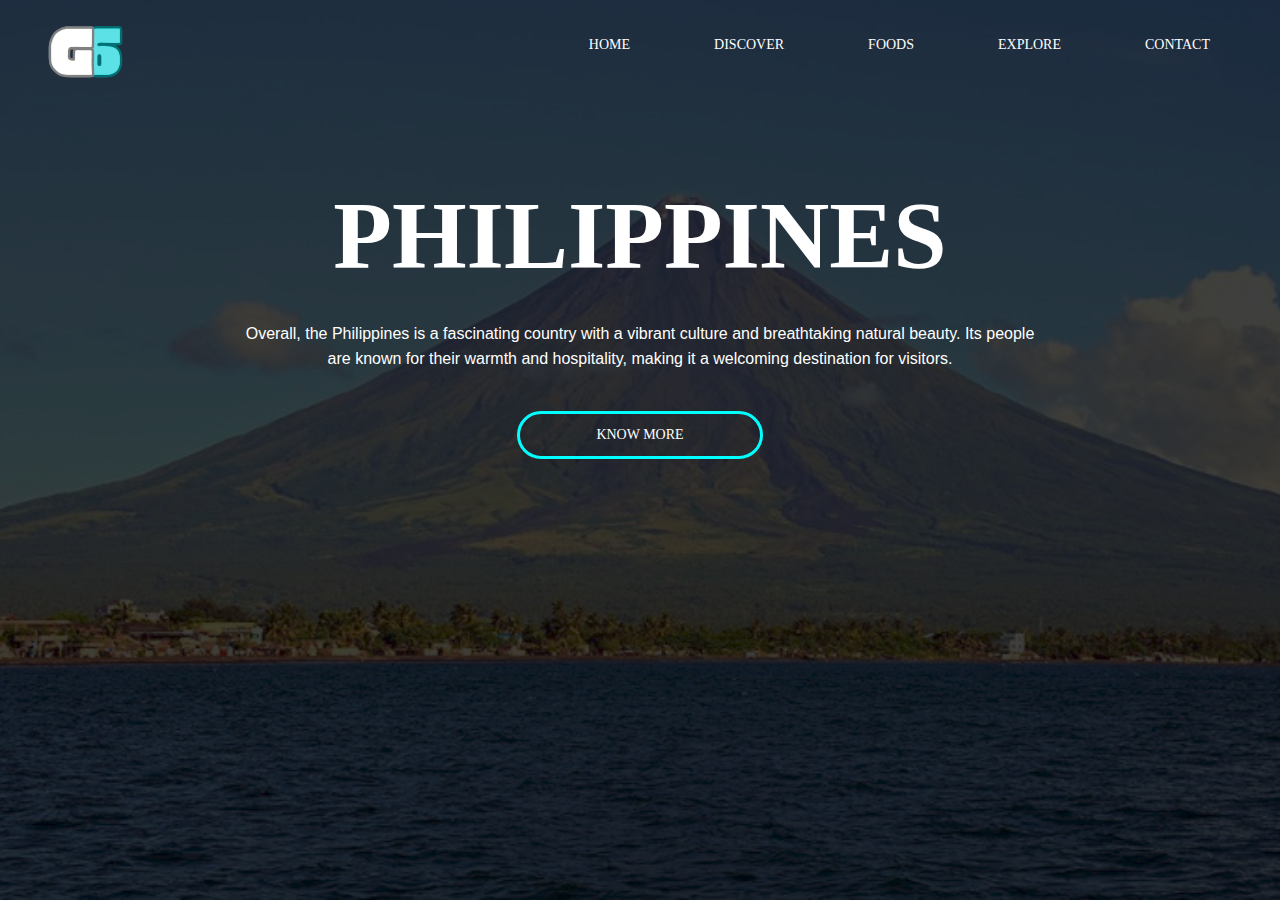
<file: index.html>
<!DOCTYPE html>
<html lang="en">
<head>
    <meta charset="UTF-8">
    <meta name="viewport" content="width=device-width, initial-scale=1.0">
    <link rel="stylesheet" href="first.css">
    <link rel="icon" type="image" href="final_logo.png">
    
    <title>Document</title>
</head>
<body>

    <nav>
        <div class="nav-logo"><img src="final_logo.png" alt="logo"></div>
        <div class="menu-btn">
            <ul>
                <li><a href="index.html">HOME</a></li>
                <li><a href="about.html">DISCOVER</a></li>
                <li><a href="foods.html">FOODS</a></li>
                <li><a href="places.html">EXPLORE</a></li>
                <li><a href="contact.html">CONTACT</a></li>
            </ul>
        </div>
    </nav>
    
    <center>
    <div class="home-content" >
    <h1>PHILIPPINES</h1>

    <p>Overall, the Philippines is a fascinating country with a vibrant culture and breathtaking natural beauty. Its people are known for their warmth and hospitality, making it a welcoming destination for visitors.
    </p>

    <a href="about.html" id="btn">KNOW MORE</a>
    
    </div>
</center>

    
</body>
</html>
</file>
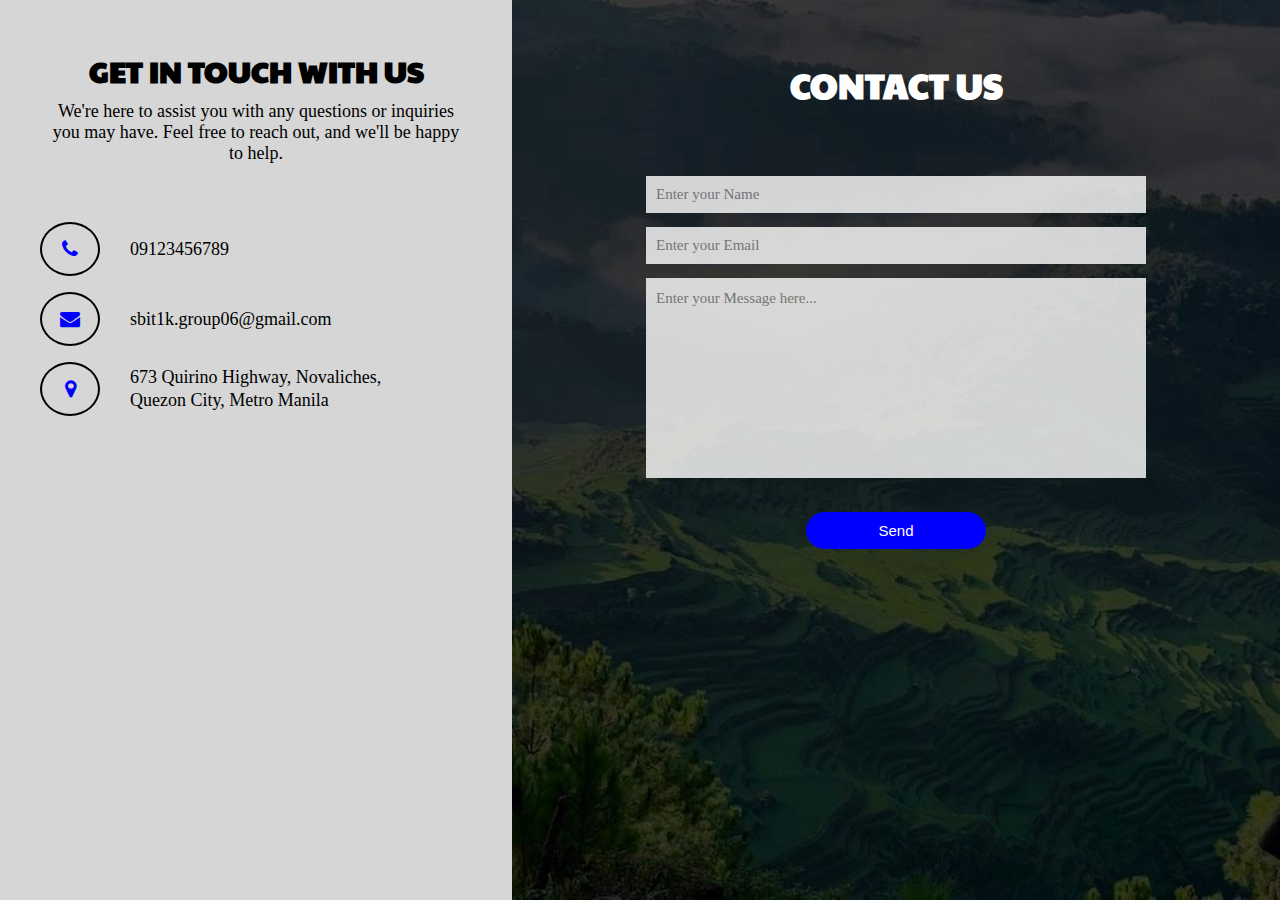
<file: contact.html>
<!DOCTYPE html>
<html lang="en">
<head>
    <meta charset="UTF-8">
    <meta name="viewport" content="width=device-width, initial-scale=1.0">
    <link rel="stylesheet" href="contact.css">
    <link rel="icon" type="image" href="final_logo.png">
    <link rel="stylesheet" href="https://cdnjs.cloudflare.com/ajax/libs/font-awesome/4.7.0/css/font-awesome.min.css">
    <title>Document</title>
</head>
<body>

    <div class="contact-us">
        <div class="left">
            <h1>Get in touch with us</h1>
            <p id="intro">We're here to assist you with any questions or inquiries you may have. 
                Feel free to reach out, and we'll be happy to help.</p>
            <div class="contact">
                <a href=""><i class="fa fa-phone"></i></a>
                <p>09123456789</p>
            </div>
            <div class="contact">
                <a href=""><i class="fa fa-envelope"></i></a>                
                <p>sbit1k.group06@gmail.com</p>
            </div>
            <div class="contact">
                <a href="https://www.google.com/maps/place/Quezon+City+University/@14.6999206,121.0279205,17z/data=!3m1!4b1!4m7!3m6!1s0x3397b0d899095555:0x523cb309be95e9a6!8m2!3d14.6999155!4d121.0325339!15sChFRQ1Ugc2FuIGJhcnRvbG9tZZIBF2VkdWNhdGlvbmFsX2luc3RpdHV0aW9u4AEA!16s%2Fm%2F0czbj84?authuser=0&entry=ttu"><i class="fa fa-map-marker"></i></a>
                <p>673 Quirino Highway, Novaliches, <br/>Quezon City, Metro Manila </p>
            </div>  
        </div>
        <div class="right">

            <h2>Contact Us</h2>
            <center>
            <form>
                <div class="text-box">
                    <input type="text" name="" placeholder="Enter your Name" required>
                </div>
                <div class="text-box">
                    <input type="text" name="" placeholder="Enter your Email" required>
                </div>
                <div class="text-box">
                    <textarea type="text" placeholder="Enter your Message here..." id="text-typing"></textarea>
                </div>
                <div class="text-box">
                    <input type="submit" value="Send">
                </div>
            </form>
            </center>

        </div>
    </div>

</body>
</html>
</file>
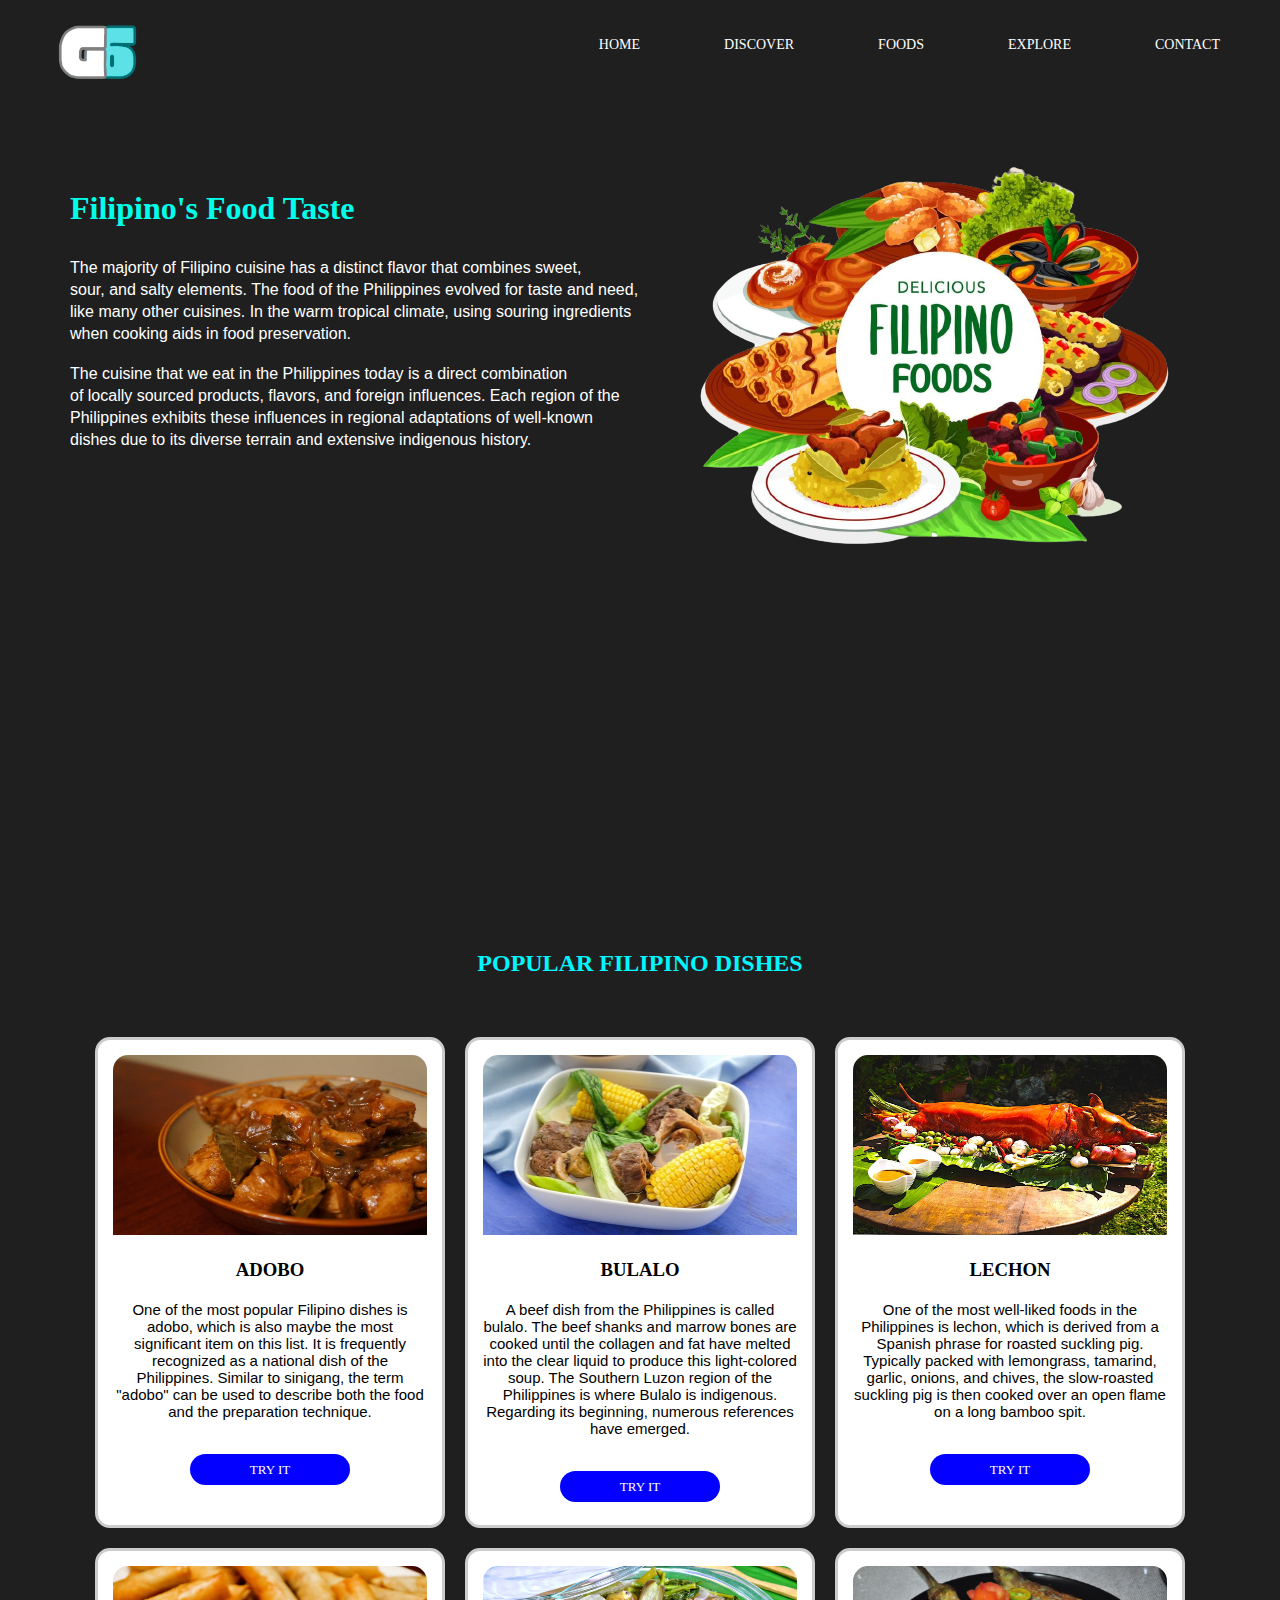
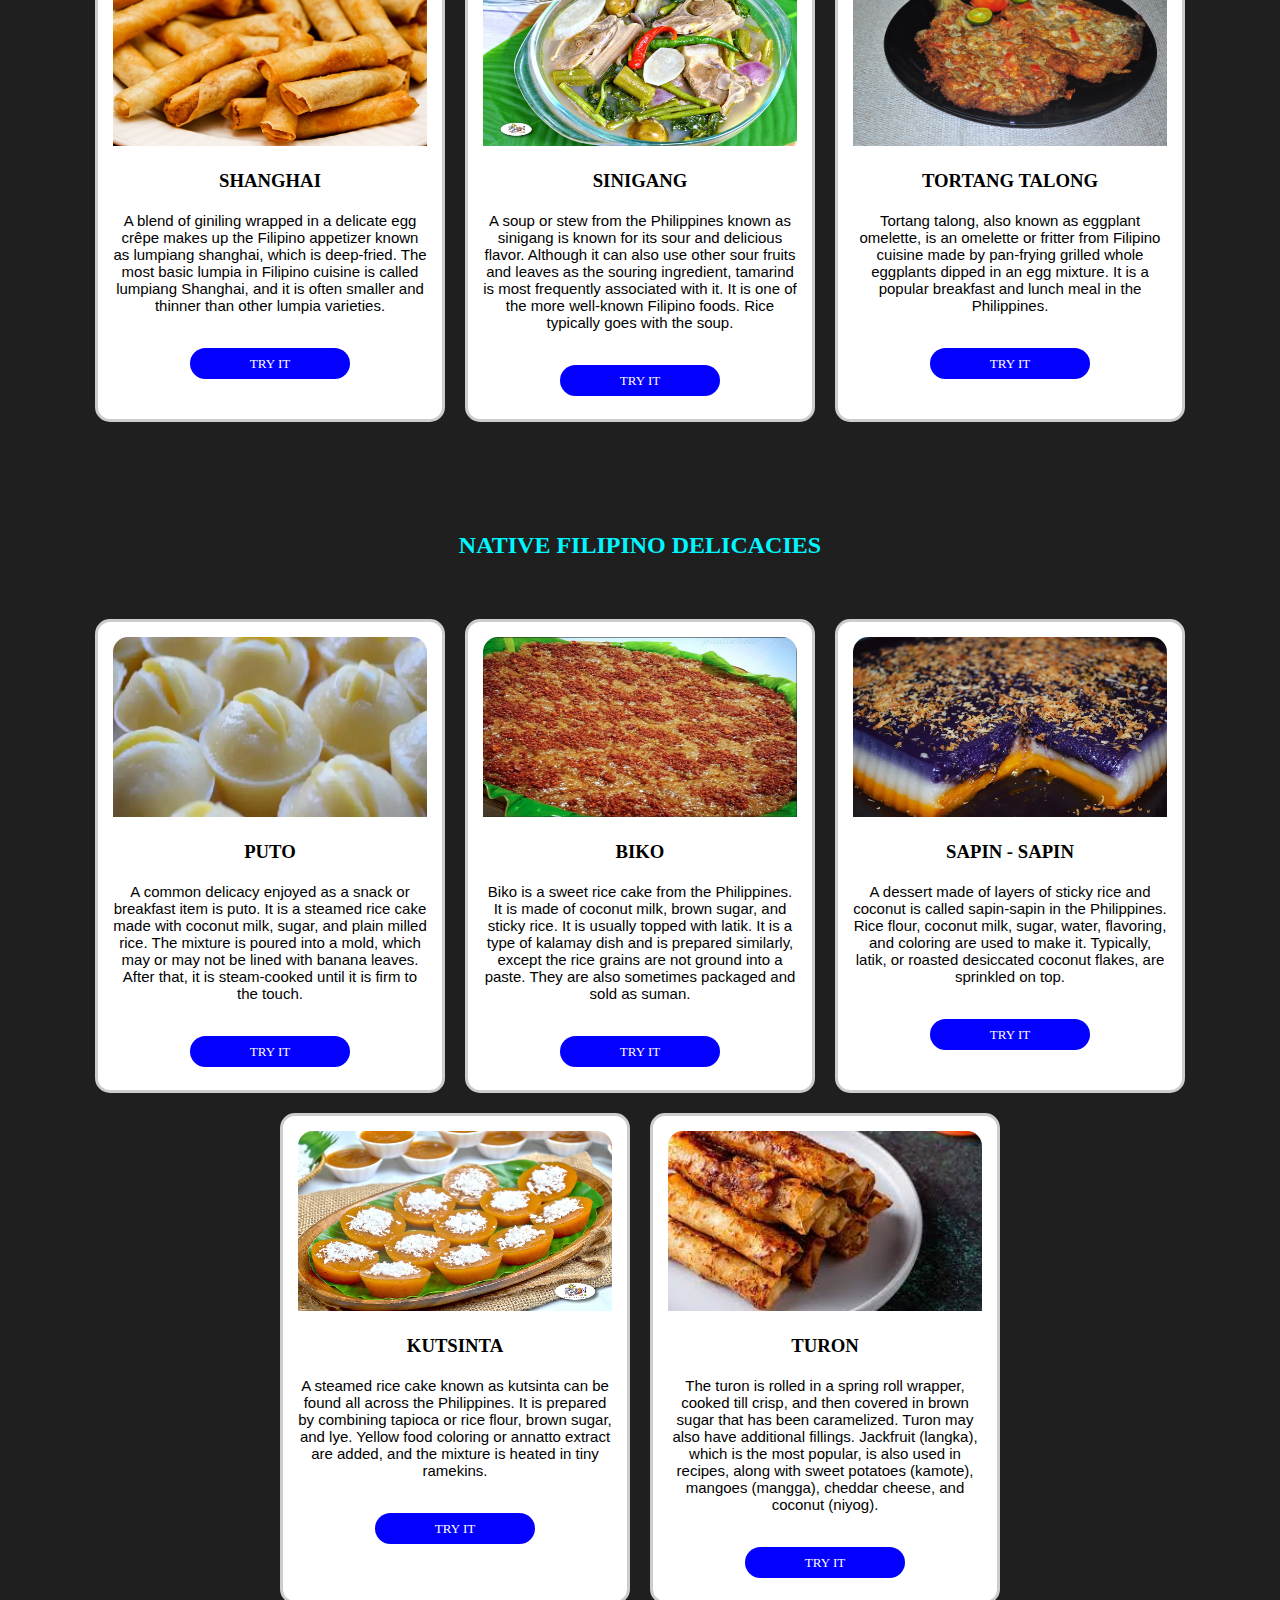
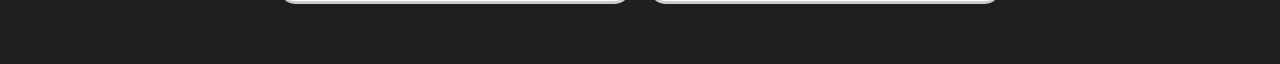
<file: foods.html>
<!DOCTYPE html>
<html lang="en">
<head>
    <meta charset="UTF-8">
    <meta name="viewport" content="width=device-width, initial-scale=1.0">
    <link rel="stylesheet" href="foods.css">
    <link rel="icon" type="image" href="final_logo.png">
    <title>Document</title>
</head>
<body>

    <nav>
        <div class="nav-logo"><img src="final_logo.png" alt="logo"></div>
        <div class="menu-btn">
            <ul>
                <li><a href="index.html">HOME</a></li>
                <li><a href="about.html">DISCOVER</a></li>
                <li><a href="foods.html">FOODS</a></li>
                <li><a href="places.html">EXPLORE</a></li>
                <li><a href="contact.html">CONTACT</a></li>
            </ul>
        </div>
    </nav>
 
    <div class="food-content">
    <div class="food-left-content">
    <h1>Filipino's Food Taste </h1>
    <p>The majority of Filipino cuisine has a distinct flavor that combines sweet, <br/> 
    sour, and salty elements. The food of the Philippines evolved for taste and need, <br/>
    like many other cuisines. In the warm tropical climate, using souring ingredients <br/>
    when cooking aids in food preservation.</p><br/>

    <p>The cuisine that we eat in the Philippines today is a direct combination<br/> 
    of locally sourced products, flavors, and foreign influences. Each region of the<br/> 
    Philippines exhibits these influences in regional adaptations of well-known <br/>
    dishes due to its diverse terrain and extensive indigenous history.  </p><br/>
    </div>
    
    <div class="food-right-content">
        <img src="foods.png" alt="food/content">
    </div>
    </div>

<div class="food-images-content">   
    <h2>Popular Filipino Dishes</h2>
    <div class="food-img-content">
        
        <div class="food-img">
            <img src="adobo.jpg" alt="food-1">
            <h3>ADOBO</h3>
            <div class="food-description">One of the most popular Filipino dishes is adobo, 
                which is also maybe the most significant item on this list. It is 
                frequently recognized as a national dish of the Philippines. Similar 
                to sinigang, the term "adobo" can be used to describe both the food 
                and the preparation technique.</div>
               <div class="food-button"><a href="https://www.recipedia.com/en-ph/recipes/meat/110231-pork-adobo-recipe">TRY IT</a></div>
        </div>

        <div class="food-img">
            <img src="bulalo.jpg" alt="food-2">
            <h3>BULALO</h3>
            <div class="food-description">A beef dish from the Philippines is called bulalo. 
                The beef shanks and marrow bones are cooked until the collagen and fat 
                have melted into the clear liquid to produce this light-colored soup. 
                The Southern Luzon region of the Philippines is where Bulalo is indigenous. 
                Regarding its beginning, numerous references have emerged.</div>
                <div class="food-button"><a href="https://www.recipedia.com/en-ph/recipes/soup/110775-hearty-beef-bulalo-recipe/">TRY IT</a></div>
        </div>

        <div class="food-img">
            <img src="lechon.jpg" alt="food-1">
            <h3>LECHON</h3>
            <div class="food-description">One of the most well-liked foods in the Philippines is 
                lechon, which is derived from a Spanish phrase for roasted suckling pig. 
                Typically packed with lemongrass, tamarind, garlic, onions, and chives, 
                the slow-roasted suckling pig is then cooked over an open flame on a long 
                bamboo spit.</div>
                <div class="food-button"><a href="https://pepper.ph/blog/lechon">TRY IT</a></div>
        </div>

        <div class="food-img">
            <img src="shanghai.jpg" alt="food-2">
            <h3>SHANGHAI</h3>
            <div class="food-description">A blend of giniling wrapped in a delicate egg crêpe 
                makes up the Filipino appetizer known as lumpiang shanghai, which is deep-fried. 
                The most basic lumpia in Filipino cuisine is called lumpiang Shanghai, and it 
                is often smaller and thinner than other lumpia varieties.</div>
                <div class="food-button"><a href="https://www.recipedia.com/en-ph/recipes/sandwiches-and-rolls/166515-lumpiang-shanghai/">TRY IT</a></div>
        </div>

        <div class="food-img">
            <img src="sinigang.jpg" alt="food-2">
            <h3>SINIGANG</h3>
            <div class="food-description">A soup or stew from the Philippines known as sinigang 
                is known for its sour and delicious flavor. Although it can also use other sour fruits 
                and leaves as the souring ingredient, tamarind is most frequently associated with it. 
                It is one of the more well-known Filipino foods. Rice typically goes with the soup.</div>
                <div class="food-button"><a href="https://www.recipedia.com/en-ph/search/?searchQuery=sinigang">TRY IT</a></div>
        </div>

        <div class="food-img">
            <img src="torta.jpg" alt="food-2">
            <h3>TORTANG TALONG</h3>
            <div class="food-description">Tortang talong, also known as eggplant omelette, is 
                an omelette or fritter from Filipino cuisine made by pan-frying grilled whole 
                eggplants dipped in an egg mixture. It is a popular breakfast and lunch meal in 
                the Philippines.</div>
                <div class="food-button"><a href="https://www.recipedia.com/en-ph/recipes/vegetables/173678-tortang-talong/">TRY IT</a></div>
        </div>

    </div>

    <h2>Native Filipino Delicacies</h2>
    <div class="food-img-content">
        
        <div class="food-img">
            <img src="puto.webp" alt="food-1">
            <h3>PUTO</h3>
            <div class="food-description">A common delicacy enjoyed as a snack or breakfast item is puto.  
                It is a steamed rice cake made with coconut milk, sugar, and plain milled rice.  
                The mixture is poured into a mold, which may or may not be lined with banana leaves.  
                After that, it is steam-cooked until it is firm to the touch.  
            </div>
                <div class="food-button"><a href="https://www.yummy.ph/recipe/cheese-puto-recipe">TRY IT</a></div>
        </div>

        <div class="food-img">
            <img src="bikoo.jpg" alt="food-2">
            <h3>BIKO</h3>
            <div class="food-description">Biko is a sweet rice cake from the Philippines. It is made of 
                coconut milk, brown sugar, and sticky rice. It is usually topped with latik. It is a type 
                of kalamay dish and is prepared similarly, except the rice grains are not ground into a paste. 
                They are also sometimes packaged and sold as suman.</div>
                <div class="food-button"><a href="https://panlasangpinoy.com/filipino-asian-food-dessert-rice-cake-biko-recipe/">TRY IT</a></div>
        </div>

        <div class="food-img">
            <img src="sapinsapin.webp" alt="food-1">
            <h3>SAPIN - SAPIN</h3>
            <div class="food-description">A dessert made of layers of sticky rice and coconut is called 
                sapin-sapin in the Philippines. Rice flour, coconut milk, sugar, water, flavoring, and 
                coloring are used to make it. Typically, latik, or roasted desiccated coconut flakes, are 
                sprinkled on top. 
            </div>
                <div class="food-button"><a href="https://panlasangpinoy.com/sapin-sapin-recipe/#wprm-recipe-container-49736">TRY IT</a></div>
        </div>

        <div class="food-img">
            <img src="kutsinta.jpg" alt="food-2">
            <h3>KUTSINTA</h3>
            <div class="food-description">A steamed rice cake known as kutsinta can be found all across 
                the Philippines. It is prepared by combining tapioca or rice flour, brown sugar, and lye. 
                Yellow food coloring or annatto extract are added, and the mixture is heated in tiny ramekins.
            </div>
                <div class="food-button"><a href="https://panlasangpinoy.com/filipino-food-kakanin-cuchinta-kutsinta-recipe/#wprm-recipe-container-47251">TRY IT</a></div>
        </div>

        <div class="food-img">
            <img src="turon.jfif" alt="food-2">
            <h3>TURON</h3>
            <div class="food-description">The turon is rolled in a spring roll wrapper, cooked till crisp, 
                and then covered in brown sugar that has been caramelized. Turon may also have additional 
                fillings. Jackfruit (langka), which is the most popular, is also used in recipes, along 
                with sweet potatoes (kamote), mangoes (mangga), cheddar cheese, and coconut (niyog).</div>
                <div class="food-button"><a href="https://panlasangpinoy.com/turon/#wprm-recipe-container-47361">TRY IT</a></div>
        </div>

    </div>

</div> 
       

        




    
</body>
</html>
</file>
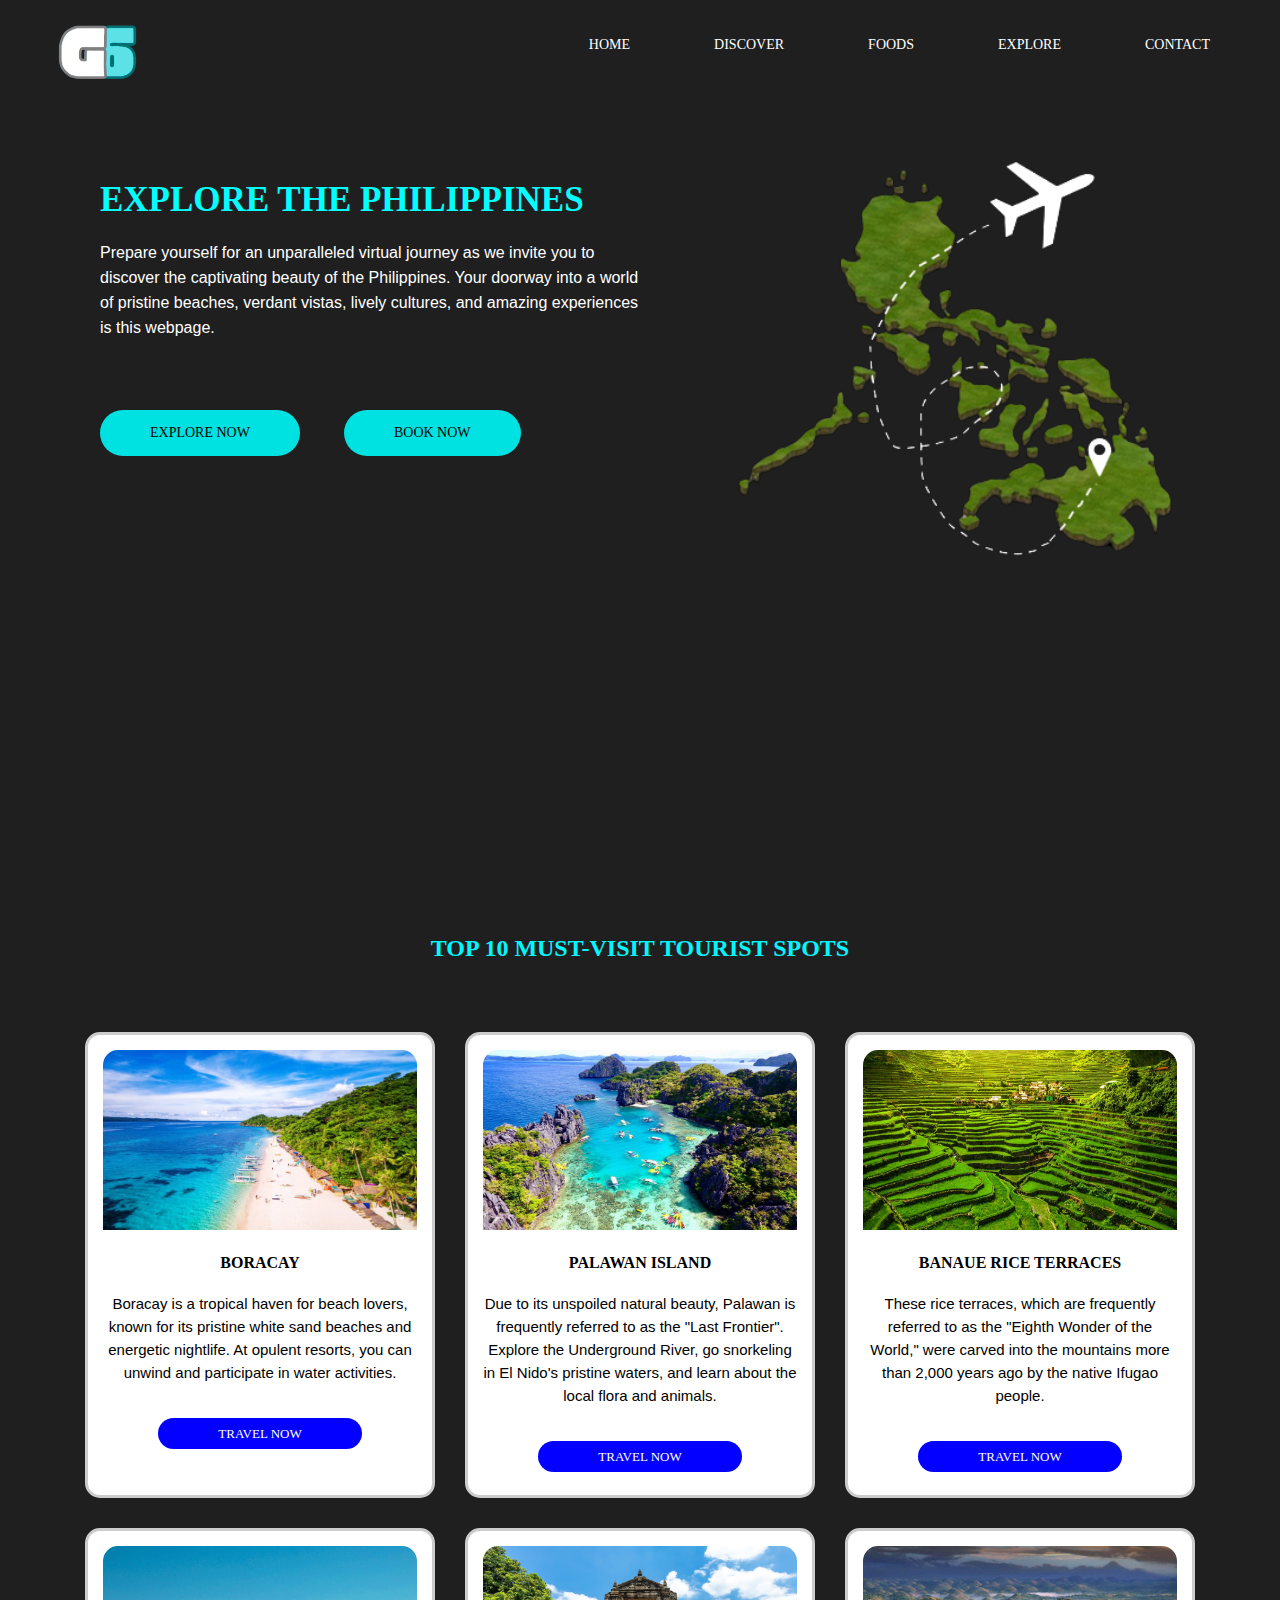
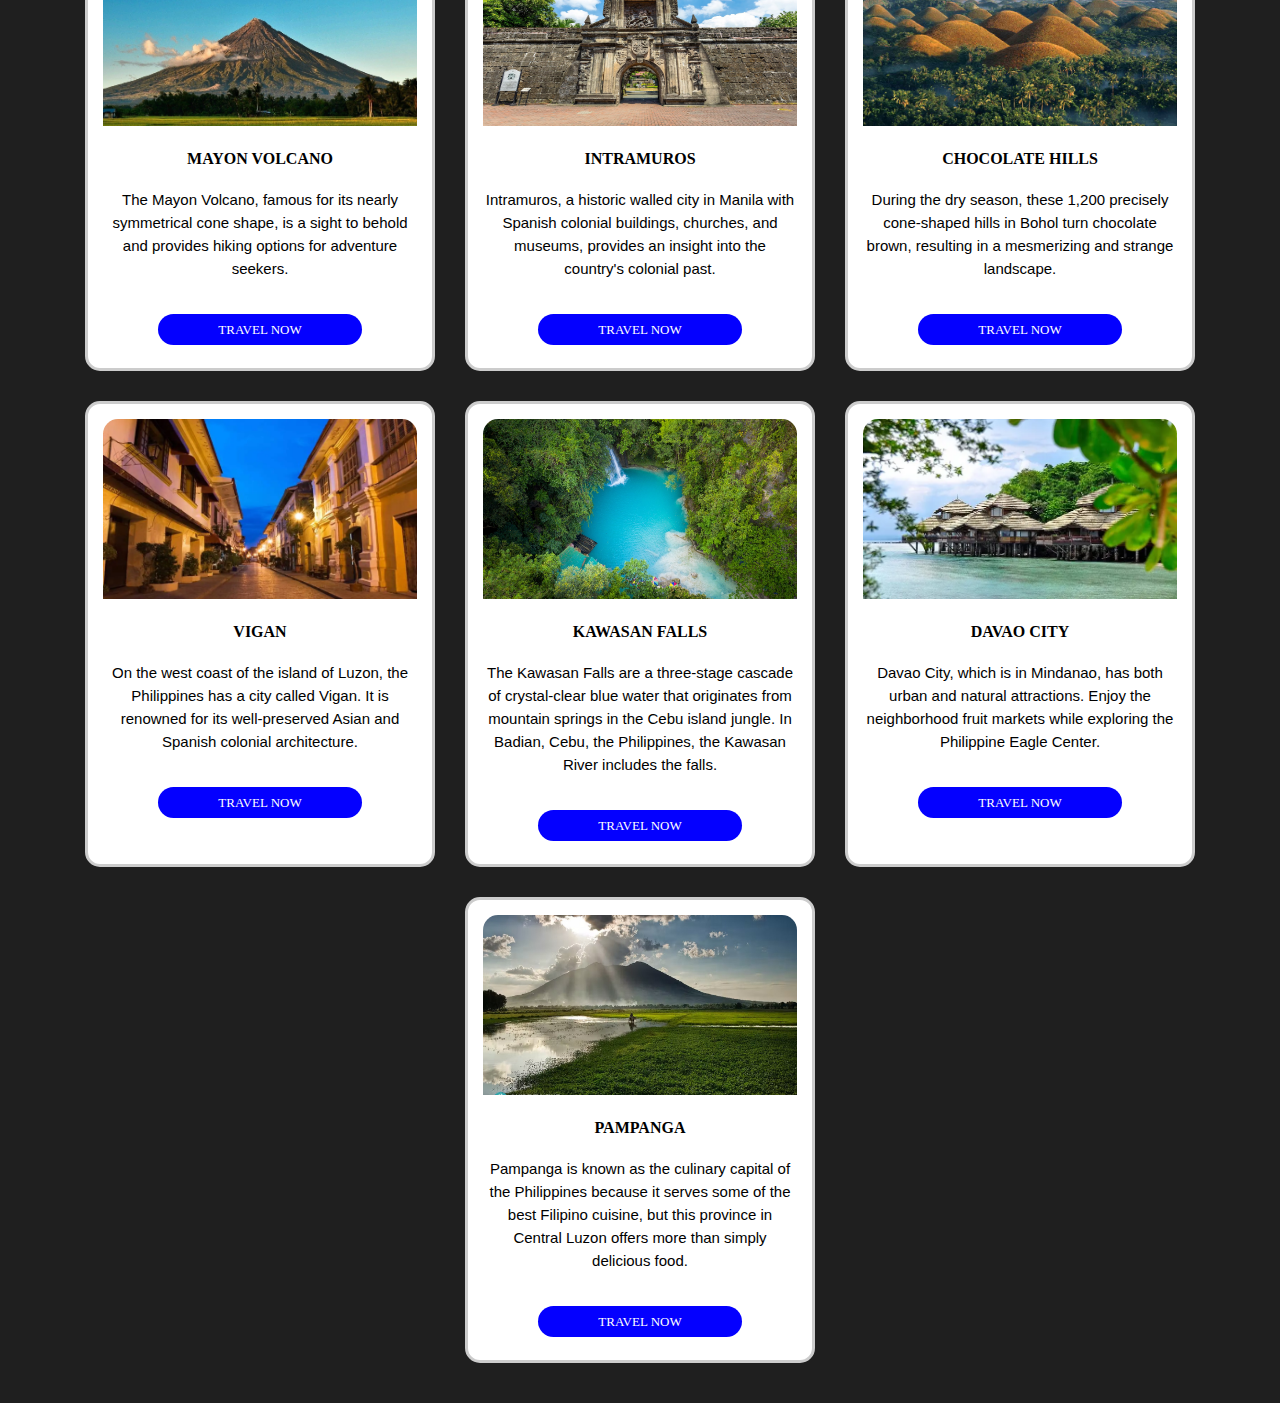
<file: places.html>
<!DOCTYPE html>
<html lang="en">
<head>
    <meta charset="UTF-8">
    <meta name="viewport" content="width=device-width, initial-scale=1.0">
    <link rel="stylesheet" href="places.css">
    <link rel="icon" type="image" href="final_logo.png">
    
    <title>Document</title>
</head>
<body>

    <nav>
        <div class="nav-logo"><img src="final_logo.png" alt="logo"></div>
        <div class="menu-btn">
            <ul>
                <li><a href="index.html">HOME</a></li>
                <li><a href="about.html">DISCOVER</a></li>
                <li><a href="foods.html">FOODS</a></li>
                <li><a href="places.html">EXPLORE</a></li>
                <li><a href="contact.html">CONTACT</a></li>
            </ul>
        </div>
    </nav>

    <div class="explore-intro">
        <div class="right-explore"><h1>Explore the Philippines</h1>
            <p>Prepare yourself for an unparalleled virtual journey as we invite you to discover the captivating beauty of the Philippines. Your doorway into a world of pristine beaches, verdant vistas, lively cultures, and amazing experiences is this webpage.
            </p>
            <div class="button-explore">
               <div class="btn"><a href="#divCntent">EXPLORE NOW</a></div>
               <div class="btn"><a href="https://guidetothephilippines.ph/">BOOK NOW</a></div>
            </div>
        </div>
        <div class="img-left"><img src="map-road.png" alt="philippine-travel"></div>
   </div>


   <div id="divCntent">
   <h2>Top 10 Must-Visit Tourist Spots</h2>
   </div>
    <div class="places">
        
        <div class="place-togo">
            <img src="boracay.png" alt="tour">
            <h3>BORACAY</h3>
            <div class="place-desc">Boracay is a tropical haven for beach lovers, known 
                for its pristine white sand beaches and energetic nightlife. At opulent resorts, you 
                can unwind and participate in water activities.

            </div>
                <div class="place-button"><a href="https://www.rome2rio.com/map/Tokyo/Boracay-Island">TRAVEL NOW</a></div>
        </div>

        <div class="place-togo">
            <img src="palawan-isaland.jpg" alt="tour">
            <h3>PALAWAN ISLAND</h3>
            <div class="place-desc">Due to its unspoiled natural beauty, Palawan is frequently 
                referred to as the "Last Frontier". Explore the Underground River, go snorkeling in El 
                Nido's pristine waters, and learn about the local flora and animals.
            </div>
                <div class="place-button"><a href="https://www.rome2rio.com/map/Metro-Manila/Palawan-Island">TRAVEL NOW</a></div>
        </div>

        <div class="place-togo">
            <img src="terraces.jfif" alt="places">
            <h3>BANAUE RICE TERRACES</h3>
            <div class="place-desc">These rice terraces, which are frequently referred to as the 
                "Eighth Wonder of the World," were carved into the mountains more than 2,000 years 
                ago by the native Ifugao people.</div>
            <div class="place-button"><a href="https://www.rome2rio.com/map/Metro-Manila/Banaue-Rice-Terraces">TRAVEL NOW</a></div>
        </div>

        <div class="place-togo">
            <img src="mayon.jpg" alt="place">
            <h3>MAYON VOLCANO</h3>
            <div class="place-desc">The Mayon Volcano, famous for its nearly symmetrical cone shape, 
                is a sight to behold and provides hiking options for adventure seekers.

            </div>
                <div class="place-button"><a href="https://www.rome2rio.com/map/Metro-Manila/Mayon-Volcano">TRAVEL NOW</a></div>
        </div>

        <div class="place-togo">
            <img src="intramuros.jpg" alt="place">
            <h3>INTRAMUROS</h3>
            <div class="place-desc">Intramuros, a historic walled city in Manila with Spanish colonial 
                buildings, churches, and museums, provides an insight into the country's colonial past.
            </div>
                <div class="place-button"><a href="https://www.rome2rio.com/map/India/Intramuros">TRAVEL NOW</a></div>
        </div>

        <div class="place-togo">
            <img src="hills.jpg" alt="tour">
            <h3>CHOCOLATE HILLS</h3>
            <div class="place-desc">During the dry season, these 1,200 precisely cone-shaped 
                hills in Bohol turn chocolate brown, resulting in a mesmerizing and strange landscape.
            </div>
                <div class="place-button"><a href="https://www.rome2rio.com/map/Metro-Manila/Chocolate-Hills">TRAVEL NOW</a></div>
        </div>

        <div class="place-togo">
            <img src="vigan.webp" alt="places">
            <h3>VIGAN</h3>
            <div class="place-desc">On the west coast of the island of Luzon, the Philippines 
                has a city called Vigan. It is renowned for its well-preserved Asian and 
                Spanish colonial architecture. 

            </div>
            <div class="place-button"><a href="https://www.rome2rio.com/map/Metro-Manila/Vigan">TRAVEL NOW</a></div>
        </div>

        <div class="place-togo">
            <img src="kawasan.jpg" alt="place">
            <h3>KAWASAN FALLS</h3>
            <div class="place-desc">The Kawasan Falls are a three-stage cascade of crystal-clear 
                blue water that originates from mountain springs in the Cebu island jungle. In Badian, 
                Cebu, the Philippines, the Kawasan River includes the falls.


            </div>
                <div class="place-button"><a href="https://www.rome2rio.com/map/Metro-Manila/Kawasan-Falls-Alegr%C3%ADa-Cebu-Central-Visayas-Philippines">TRAVEL NOW</a></div>
        </div>

        <div class="place-togo">
            <img src="davao.webp" alt="place">
            <h3>DAVAO CITY</h3>
            <div class="place-desc">Davao City, which is in Mindanao, has both urban and 
                natural attractions. Enjoy the neighborhood fruit markets while exploring 
                the Philippine Eagle Center.

            </div>
                <div class="place-button"><a href="https://www.rome2rio.com/map/Metro-Manila/Davao-City">TRAVEL NOW</a></div>
        </div>

        <div class="place-togo">
            <img src="pampanga.jpg" alt="place">
            <h3>PAMPANGA</h3>
            <div class="place-desc">Pampanga is known as the culinary capital of the Philippines 
                because it serves some of the best Filipino cuisine, but this province in Central 
                Luzon offers more than simply delicious food.


            </div>
                <div class="place-button"><a href="https://www.rome2rio.com/map/Metro-Manila/Province-of-Pampanga">TRAVEL NOW</a></div>
        </div>  

   </div>
   


    


    

    
    
      

</body>
</html>
</file>
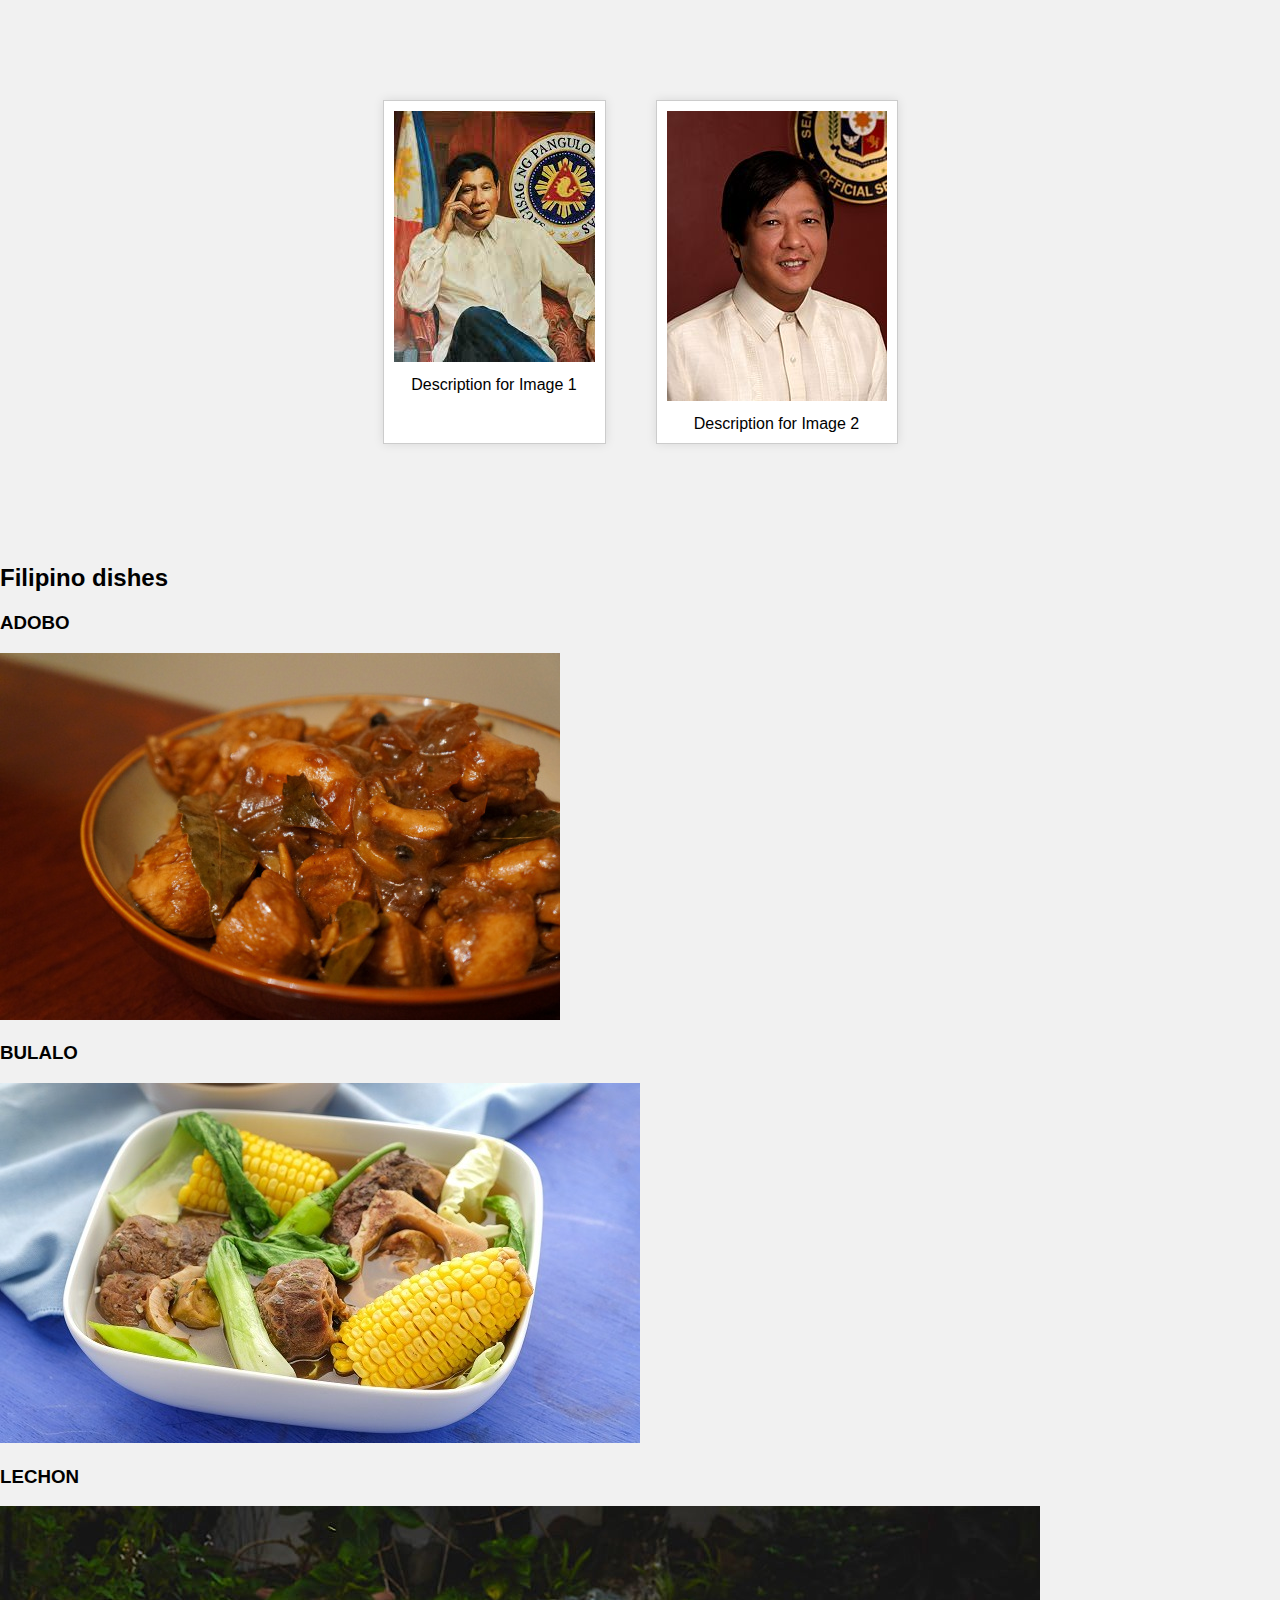
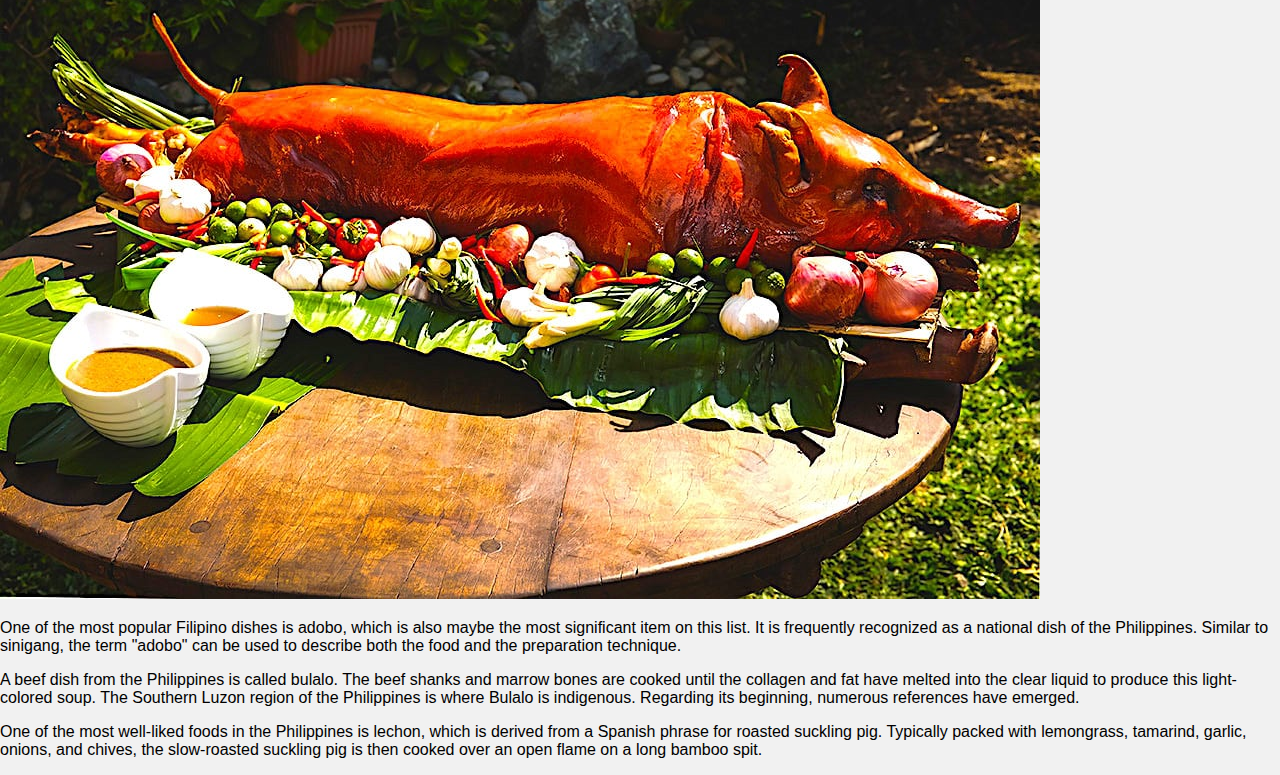
<file: trytry.html>
<!DOCTYPE html>
<html lang="en">
<head>
    <meta charset="UTF-8">
    <meta name="viewport" content="width=device-width, initial-scale=1.0">
    <title>Image Gallery</title>
</head>

<style>
    body {
    font-family: Arial, sans-serif;
    background-color: #f1f1f1;
    margin: 0;
    padding: 0;
}

.gallery {
    display: flex;
    flex-wrap: wrap;
    gap: 50px;
    padding: 100px;
    justify-content: center;
}

.gallery-item {
    border: 1px solid #ccc;
    background-color: #fff;
    box-shadow: 0 0 10px rgba(0, 0, 0, 0.1);
    text-align: center;
    max-width: 300px;
    padding: 10px;
}

.gallery-item img {
    max-width: 100%;
    height: auto;
}

.description {
    margin-top: 10px;
}

</style>
<body>
    <div class="gallery">
        <div class="gallery-item">
            <img src="duterte.jfif" alt="Image 1">
            <div class="description">Description for Image 1</div>
        </div>
        <div class="gallery-item">
            <img src="bongbong.jpg" alt="Image 2">
            <div class="description">Description for Image 2</div>
        </div>
        <!-- Add more gallery items as needed -->
    </div>
</body>
</html>



<h2>Filipino dishes</h2>
<div class="row1-img">
    <div class="row1"><h3>ADOBO</h3><img src="adobo.jpg" alt="adobo"></div>  
    <div class="row1"><h3>BULALO</h3><img src="bulalo.jpg" alt="bulaloo"></div>
    <div class="row1"><h3>LECHON</h3><img src="lechon.jpg" alt="lechon"></div>
   
    <div class="scroll-content-pharagraph">
        
        
        <p class="phar1">One of the most popular Filipino dishes is adobo, 
        which is also maybe the most significant item on this list. It is 
        frequently recognized as a national dish of the Philippines. Similar 
        to sinigang, the term "adobo" can be used to describe both the food 
        and the preparation technique.</p>

        
        <p class="phar2">A beef dish from the Philippines is called bulalo. 
        The beef shanks and marrow bones are cooked until the collagen and fat 
        have melted into the clear liquid to produce this light-colored soup. 
        The Southern Luzon region of the Philippines is where Bulalo is indigenous. 
        Regarding its beginning, numerous references have emerged.
        </p>

        
        <p class="phar3">One of the most well-liked foods in the Philippines is 
            lechon, which is derived from a Spanish phrase for roasted suckling pig. 
            Typically packed with lemongrass, tamarind, garlic, onions, and chives, 
            the slow-roasted suckling pig is then cooked over an open flame on a long 
            bamboo spit.</p>

    </div>
</div>

<div class="row-two">
    
</div>
</file>
<file: first.css>
@import url('https://fonts.googleapis.com/css2?family=Anton&family=Lilita+One&family=Oswald:wght@500&family=Permanent+Marker&display=swap');

* {
    padding: 0;
    margin: 0;
    box-sizing:border-box ;
    color: white;
}

:root {
    scroll-behavior: smooth;
}

body {
    background: rgba(15, 15, 15, 0.8)url(mayyon.png);
    width: 100%;
    background-size: cover;
    background-repeat: no-repeat;
    background-attachment: fixed;
    background-blend-mode: darken;
    height: 100vh;
}

nav {
    width: 100%;
    display: flex;
    justify-content:space-between ;
    height: 90px;
    align-items: center;
    padding: 0px 30px;
}

.nav-logo {
    margin-left: 10px;   
    margin-top: 20px;
}

.nav-logo  img {
    width: 100%;
    max-width: 90px;
}

.menu-btn ul {
    list-style-type: none;
}

li {
    display: inline-flex;
   
}

nav a {
    text-decoration: none;
    color: rgb(255, 255, 255);
    font-family: 'Arial Black';
    font-size: 14px;
    padding: 15px 40px;
    border-radius: 12px;
    transition: 0.3s all ease;
}

nav a:hover {
    color: rgb(0, 0, 0);
    background-color: rgb(0, 225, 225);
}

.home-content {
    display: block;
    justify-content: center;
}

h1 {
    text-align: center;
    margin-top: 90px;
    font-family: 'Permanent Marker', cursive;
    font-size: 6rem;
    margin: 90px 0px 30px;
}

p {
    justify-self: center;
    text-align: center;
    width: 100%;
    max-width: 800px;
    font-family: Arial;
    line-height: 25px;
    font-size: 1rem;
}

#btn {
    display: inline-block; 
    color: rgb(255, 255, 255);
    font-family: 'Arial Black';
    border: 3px solid rgb(0, 255, 255);
    align-items: center;
    margin-top: 40px;
    font-size: 14px;
    text-decoration: none;
    border-radius: 50px;
    padding: 1% 6%;   
    transition: 0.3s;
    
}

#btn:hover {
    background-color: rgb(106, 255, 255);
    color: rgb(0, 0, 0);
    box-shadow: 0px 5px 40px rgb(0, 255, 255); 
}  

@media only screen and (max-width: 768px) {

    .nav-logo  img {
        width: 70px;
        margin-left: -15px;
    }

    nav a {
        display: none;
    }

    body {
        background-image: url(cp-bg.jfif);
        background-size: cover;
        background-repeat: no-repeat;
        background-attachment: fixed;
        background-blend-mode: darken;
        height: 100vh;
    }

    #btn {
      padding: 10px 40px;
      font-size: 15px;
      font-size: 12px;
    }

    h1 {
       font-size: 50px;
       margin: 90px 0px 30px;

    }

    p {
        font-size: 15px;
        padding: 0px 40px;
    }
  }
</file>
<file: contact.css>
@import url('https://fonts.googleapis.com/css2?family=Kanit:wght@300&family=Oswald:wght@400;700&family=Passion+One&family=Paytone+One&family=Rowdies:wght@300&display=swap');
* {
    padding: 0;
    margin: 0;
    box-sizing: border-box;
    scroll-behavior: smooth;
    text-decoration: none;
    list-style-type: none;
}

.contact-us {
    display: flex;
}

.left {
    width: 40%;
    background: rgb(214, 214, 214);
}

.contact-us .left {
    display: flex;
    height: 100vh;
    flex-direction: column;
    padding: 70px 40px;
}

.left h1 {
    font-family: 'Paytone One', sans-serif;
    margin-bottom: 10px;
    margin-top: -20px;
    font-size: 30px;
    text-transform: uppercase;
    text-align: center;
}

.left #intro {
    width: 480px;
    font-size: 18px;
    text-align: center;
    align-self: center;
    font-family: calibri;
    margin-bottom: 50px; 
    padding: 0px 35px;
}

.left .contact {
    display: flex;
    align-items: center;
    margin: 8px 0px;
}

.contact a {
    border: 2px solid black;
    color: blue;
    padding: 15px 16px;
    height: 100%;
    width: 100%;
    max-width: 60px;
    max-height: 60px;
    border-radius: 50%;
    font-size: 20px;
    display: flex;
    align-items: center;
    justify-content: center;
    text-align: center;
    transition: 0.2s;
}

.contact a:hover {
    background: blue;
    color: white;
    
}

.contact p {
    line-height: 23px;
    font-family: calibri;
    font-size: 18px;
    margin-left: 30px;
}

.right {
    width: 60%;
    background: url(contact-bg.jpg);
    background-size: cover;
    background-position: fixed;
    background-repeat: no-repeat;
    height: 100vh;

}

.right h2 {
    color: white;
    font-family: 'Paytone One', sans-serif;
    padding-top: 60px;
    font-size: 35px;
    margin-bottom: 60px;
    text-transform: uppercase;
    text-align: center;
}

.right #right-para {
    width: 350px;
    color: white;
    text-transform: uppercase;
    font-family: calibri;
    text-align: center;

}

form {
    display: flex;
    flex-direction: column;
    align-items: center;
    justify-content: center;
    max-width: 500px;
    margin: 0px 50px ;
}

form .text-box {
    width: 100%;
    display: flex;
    flex-direction: column;
    margin: 7px 0px;
}

form input[type="text"] {
    padding: 10px 10px;
}

input[type="text"], textarea {
    padding: 0px 10px;
    font-family: calibri;
    overflow: hidden;
    font-size: 15px;
    background: rgba(250, 250, 250, 0.829);
    color: rgb(0, 0, 0);
    border: none;
    resize: none;
    max-width: 500px;
}

#text-typing {
   font-weight: 500;
   line-height: 1.4em;
   height: 200px;
   padding-top: 10px;
   padding-bottom: 10px;
}

input[type="submit"] {
    background: blue;
    color: white;
    width: 100%;
    max-width: 180px;
    margin-top: 20px;
    border: none;
    align-self: center;
    padding: 10px 0px;
    font-family: 'Arial';
    font-size: 15px;
    border-radius: 50px;
    cursor: pointer;
}

input[type="submit"]:hover {
    background: rgb(0, 0, 107);
}


 
@media only screen and (max-width: 768px) {
    .contact-us {
        display: block;
    }

    .contact-us .left,
    .right{
        margin: 0;
        width: 100%;
        height: 100vh;
    }
}
</file>
<file: foods.css>
* {
    padding: 0;
    margin: 0;
    box-sizing: border-box;
    scroll-behavior: smooth;
}

body {
    background-color: rgb(31, 31, 31);
    background-size: cover;
    background-repeat: no-repeat;
    background-attachment: fixed;
    background-blend-mode: darken;
    height: 100vh;
}

nav {
    display: flex;
    justify-content:space-between ;
    height: 90px;
    align-items: center;
    padding: 0px 20px;
}

.nav-logo {
    padding-left: 30px;   
}

.nav-logo  img {
    height: 75px;
    position: relative;
    top: 10px;
}

.menu-btn ul {
    list-style-type: none;
}

li {
    display: inline-flex;
   
}

nav a {
    text-decoration: none;
    color: rgb(255, 255, 255);
    font-family: 'Arial Black';
    font-size: 14px;
    padding: 15px 40px;
    border-radius: 12px;
    transition: 0.3s all ease;
}

nav a:hover {
    color: rgb(0, 0, 0);
    background-color: rgb(0, 225, 225);
}


.food-content {
    display: flex;
    justify-content: space-between;
    height: 90vh;
}

.food-left-content {
    color: white;
    padding-top: 100px;
    padding-left: 70px;


}

.food-left-content h1 {
    font-family: 'Arial Black';
    color: rgb(0, 255, 234);
    position: relative;
}

.food-left-content p {
    line-height: 22px;
    top: 30px;
    position: relative;
    font-family: Arial;
}

.food-right-content {
    padding-right: 70px;
    padding-top: 40px;
}

.food-images-content {
    height: 92vh;
}
 
.food-img-content {
    display: flex;
    flex-wrap: wrap;
    gap: 20px;
    justify-content: center;
    padding: 60px;
}

.food-img {
    border-radius: 15px;    
    border: 3px solid #ccc;
    background-color: #fff;
    text-align: center;
    max-width: 350px;
    padding: 15px;
}

.food-button a {
    text-decoration: none;
}

.food-img .food-button {
    margin-bottom: 15px;
    margin-top: 40px;
}

.food-img .food-button a {
    padding: 8px 60px;
    font-family: 'Arial Black';
    color: white;
    background-color: rgb(4, 0, 255);
    border-radius: 25px;
    font-size: 13px;
    cursor: pointer;
    text-decoration: none;
    transition: 0.5s all ease;
    
} 

.food-img .food-button a:hover {
    background-color: rgb(2, 0, 124);
    box-shadow: none;
}

.food-img-content .food-img h3 {
    color: black;
    font-family: 'Arial Black';
    margin-bottom: 20px;

}

.food-img img {
    width: 100%;
    max-width: 30px;
    padding-bottom: 20px;
    border-radius: 15px;
    max-width: 400px;
    height: 200px;
}

.food-images-content h2 {
    text-align: center;
    padding-top: 50px;
    text-transform: uppercase;
    color: rgb(0, 247, 255);
    font-family: 'Arial Black';
    padding-bottom: 0px;
}


.food-description {
   font-family: Arial;
   font-size: 15px;
   margin-bottom: 20px;
}
</file>
<file: places.css>
@import url('https://fonts.googleapis.com/css2?family=Anton&family=Lilita+One&family=Oswald:wght@500&family=Permanent+Marker&display=swap');

* {
    padding: 0;
    margin: 0;
    box-sizing: border-box;
    scroll-behavior: smooth
}

:root {
    scroll-behavior: smooth;
}

body {
    background-color: rgb(31, 31, 31);
    background-size: cover;
    background-repeat: no-repeat;
    background-attachment: fixed;
    background-blend-mode: darken;
    height: 100vh;

}

nav {
    display: flex;
    justify-content:space-between ;
    height: 90px;
    align-items: center;
    padding: 0px 30px;
}

.nav-logo {
    padding-left: 20px;   
}

.nav-logo  img {
    height: 75px;
    position: relative;
    top: 10px;
}

.menu-btn ul {
    list-style-type: none;
}

li {
    display: inline-flex;
   
}

nav a {
    text-decoration: none;
    color: rgb(255, 255, 255);
    font-family: 'Arial Black';
    font-size: 14px;
    padding: 15px 40px;
    border-radius: 12px;
    transition: 0.3s all ease;
}

nav a:hover {
    color: rgb(0, 0, 0);
    background-color: rgb(0, 225, 225);
}

.explore-intro {
   margin-left: 100px;
   margin-right: 80px;
   display: flex;
   flex-wrap: wrap;
   justify-content: space-between;
   margin-top: 20px;
   height: 85vh;
}

h1 {
    color: rgb(0, 255, 255);
    font-family: 'Permanent Marker', cursive;
    text-transform: uppercase;
    font-size: 35px;
    margin-top: 70px;
    text-align: left;
}

.explore-intro img {
    display: flex;
    width: 100%;
    min-width: 480px;
}

p {
    width: 100%;
    max-width: 550px;
    margin-top: 20px;
    color: white;
    font-family: Arial;
    line-height: 25px;
    margin-bottom: 50px;
}

.button-explore .btn {
    padding-right: 40px;
    padding-top: 20px;
    display: inline-flex;
}

.right-explore a {
    color: black;
    text-decoration: none;
    font-family: 'Arial Black';
    border-radius: 60px;
    font-size: 14px;
    padding: 15px 50px;
    background-color: rgb(0, 225, 225);
    transition: 0.5s all ease;
}

.right-explore a:hover {
    background-color: rgb(0, 59, 59);
    color: white;
} 

.places {
    display: flex;
    flex-wrap: wrap;
    justify-content: center;
    gap: 30px;
    margin-top: 70px;
    padding-bottom: 40px;
}

.place-togo {
    border-radius: 15px;    
    border: 3px solid #ccc;
    background-color: #fff;
    text-align: center;
    max-width: 350px;
    padding: 15px;
}    

.place-togo img {
    width: 100%;
    max-width: 30px;
    padding-bottom: 20px;
    border-radius: 15px;
    max-width: 400px;
    height: 200px;
}

 h2 {
    text-align: center;
    padding-top: 10px;
    text-transform: uppercase;
    color: rgb(0, 247, 255);
    font-family: 'Arial Black';
}

h3 {
    color: black;
    font-family: 'Arial Black';
    margin-bottom: 15px;
    font-size: 16px;
}

.place-desc {
   font-family: Arial;
   font-size: 15px;
   margin-top: 20px;
   margin-bottom: 20px;
   line-height: 23px;
}

.places a {
    text-decoration: none;
}

.place-togo .place-button {
    margin-bottom: 15px;
    margin-top: 40px;
}

.place-togo .place-button a {
    padding: 8px 60px;
    font-family: 'Arial Black';
    color: white;
    background-color: rgb(4, 0, 255);
    border-radius: 25px;
    font-size: 13px;
    cursor: pointer;
    text-decoration: none;
    transition: 0.5s all ease;
    
} 

.place-togo .place-button a:hover {
    background-color: rgb(2, 0, 124);
    box-shadow: none;
}

#divCntent {
    padding-top: 50px;
}
</file>
